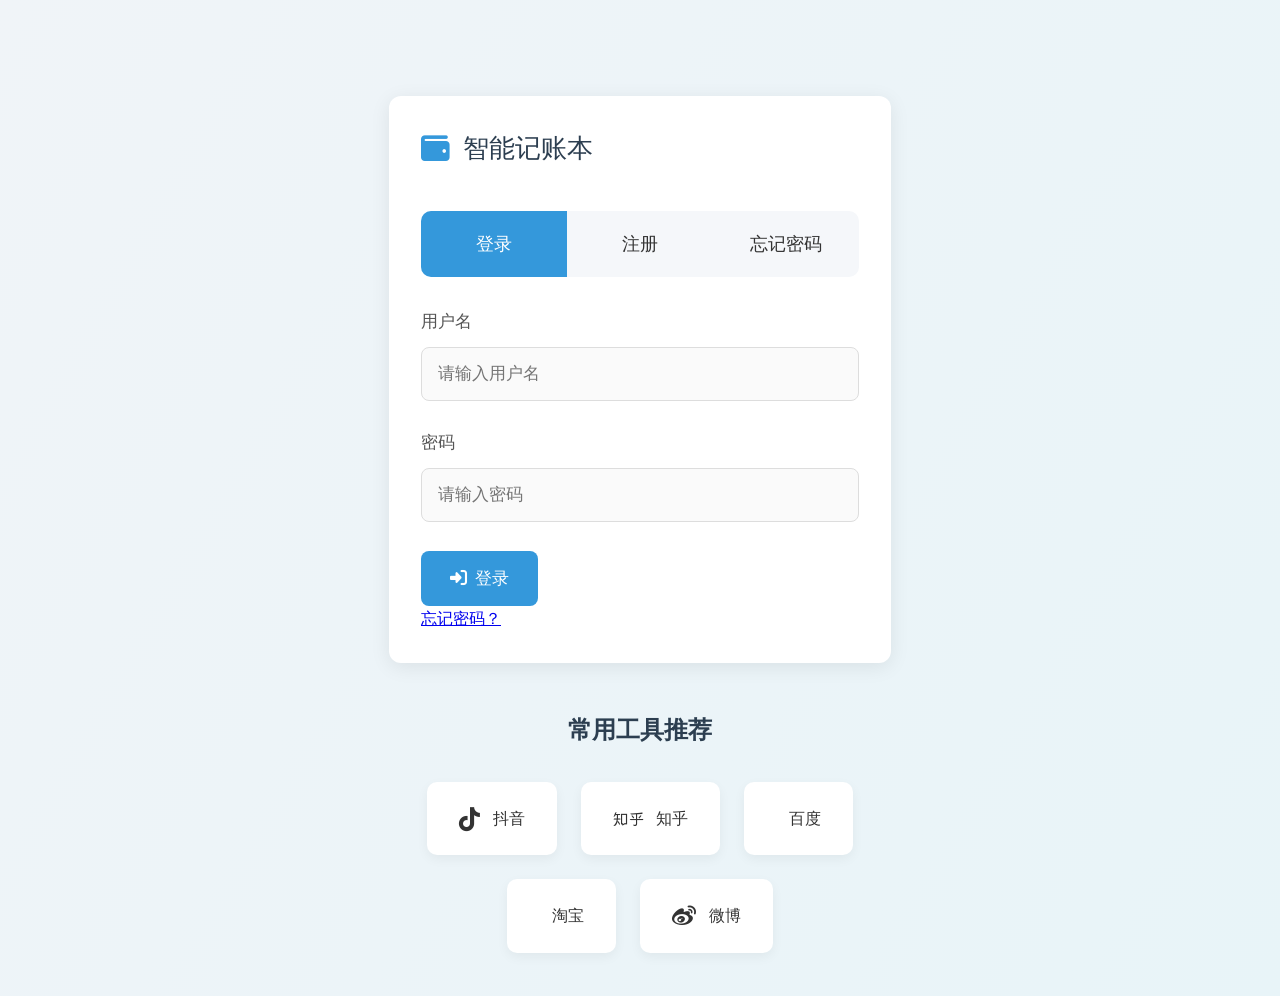
<file: 涅槃 陈家宇 23219149103/frontend/index.html>
<!DOCTYPE html>
<html lang="zh-CN">
<head>
    <meta charset="UTF-8">
    <meta name="viewport" content="width=device-width, initial-scale=1.0">
    <title>智能记账本 - 登录/注册</title>
    <link rel="stylesheet" href="css/style.css">
    <!-- 引入图标库（确保可访问） -->
    <link rel="stylesheet" href="https://cdn.bootcdn.net/ajax/libs/font-awesome/6.4.0/css/all.min.css">
</head>
<body>
    <div class="container auth-container">
        <div class="card">
            <div class="card-title" style="text-align: center; border-bottom: none;">
                <i class="fas fa-wallet"></i> 智能记账本
            </div>
            <div class="auth-tabs">
                <div class="auth-tab active" id="login-tab">登录</div>
                <div class="auth-tab" id="register-tab">注册</div>
                <div class="auth-tab" id="forgot-tab">忘记密码</div>
            </div>

            <!-- 登录表单 -->
            <form class="auth-form active" id="login-form">
                <div class="form-group">
                    <label class="form-label" for="login-username">用户名</label>
                    <input type="text" class="form-control" id="login-username" placeholder="请输入用户名" required>
                </div>
                <div class="form-group">
                    <label class="form-label" for="login-password">密码</label>
                    <input type="password" class="form-control" id="login-password" placeholder="请输入密码" required>
                </div>
                <button type="submit" class="btn btn-primary w-100">
                    <i class="fas fa-sign-in-alt"></i> 登录
                </button>
                <div class="text-center mt-4">
                    <a href="#" class="text-primary" id="go-to-forgot">忘记密码？</a>
                </div>
            </form>

            <!-- 注册表单 -->
            <form class="auth-form" id="register-form">
                <div class="form-group">
                    <label class="form-label" for="reg-username">用户名</label>
                    <input type="text" class="form-control" id="reg-username" placeholder="请输入用户名" required>
                </div>
                <div class="form-group">
                    <label class="form-label" for="reg-password">密码</label>
                    <input type="password" class="form-control" id="reg-password" placeholder="请输入密码（至少6位）" required minlength="6">
                </div>
                <div class="form-group">
                    <label class="form-label" for="reg-nickname">昵称（可选）</label>
                    <input type="text" class="form-control" id="reg-nickname" placeholder="请输入昵称">
                </div>
                <button type="submit" class="btn btn-success w-100">
                    <i class="fas fa-user-plus"></i> 注册
                </button>
                <div class="text-center mt-4">
                    <a href="#" class="text-primary" id="go-to-login">已有账号？立即登录</a>
                </div>
            </form>

            <!-- 忘记密码表单 -->
            <form class="auth-form" id="forgot-form">
                <div class="form-group">
                    <label class="form-label" for="forgot-username">用户名</label>
                    <input type="text" class="form-control" id="forgot-username" placeholder="请输入注册的用户名" required>
                </div>
                <div class="form-group">
                    <label class="form-label" for="forgot-new-password">新密码</label>
                    <input type="password" class="form-control" id="forgot-new-password" placeholder="请输入新密码（至少6位）" required minlength="6">
                </div>
                <button type="submit" class="btn btn-outline w-100">
                    <i class="fas fa-key"></i> 修改密码
                </button>
                <div class="text-center mt-4">
                    <a href="#" class="text-primary" id="forgot-go-to-login">返回登录</a>
                </div>
            </form>
        </div>

        <!-- 实用快捷链接 -->
        <div class="links-section">
            <h3 class="links-title">常用工具推荐</h3>
            <div class="links-container">
                <a href="https://www.douyin.com" target="_blank" class="link-card">
                    <i class="fab fa-tiktok"></i> 抖音
                </a>
                <a href="https://www.zhihu.com" target="_blank" class="link-card">
                    <i class="fab fa-zhihu"></i> 知乎
                </a>
                <a href="https://www.baidu.com" target="_blank" class="link-card">
                    <i class="fab fa-baidu"></i> 百度
                </a>
                <a href="https://www.taobao.com" target="_blank" class="link-card">
                    <i class="fab fa-taobao"></i> 淘宝
                </a>
                <a href="https://www.weibo.com" target="_blank" class="link-card">
                    <i class="fab fa-weibo"></i> 微博
                </a>
            </div>
        </div>
    </div>

    <script src="js/login.js"></script>
</body>
</html>
</file>
<file: 涅槃 陈家宇 23219149103/frontend/css/style.css>
/* 全局样式重置 */
* {
    margin: 0;
    padding: 0;
    box-sizing: border-box;
    font-family: 'Segoe UI', Tahoma, Geneva, Verdana, sans-serif;
}

body {
    background-color: #f5f7fa;
    color: #333;
    line-height: 1.6;
    background-image: linear-gradient(120deg, #f0f4f8 0%, #e8f4f8 100%);
    min-height: 100vh;
}

/* 导航栏样式 */
.navbar {
    background-color: #2c3e50;
    padding: 1rem 2rem;
    box-shadow: 0 4px 12px rgba(0,0,0,0.15);
    position: sticky;
    top: 0;
    z-index: 100;
    transition: all 0.3s ease;
}

.navbar:hover {
    box-shadow: 0 6px 16px rgba(0,0,0,0.2);
}

.navbar-container {
    max-width: 1200px;
    margin: 0 auto;
    display: flex;
    justify-content: space-between;
    align-items: center;
}

.logo {
    color: #fff;
    font-size: 1.6rem;
    font-weight: bold;
    text-decoration: none;
    display: flex;
    align-items: center;
    gap: 0.5rem;
}

.logo i {
    font-size: 1.8rem;
    color: #3498db;
}

.nav-links {
    display: flex;
    gap: 2.5rem;
}

.nav-links a {
    color: #fff;
    text-decoration: none;
    font-size: 1.05rem;
    transition: all 0.3s ease;
    display: flex;
    align-items: center;
    gap: 0.3rem;
}

.nav-links a:hover {
    color: #3498db;
    transform: translateY(-2px);
}

.user-info {
    color: #fff;
    display: flex;
    align-items: center;
    gap: 1.5rem;
}

.logout-btn {
    background-color: #e74c3c;
    color: #fff;
    border: none;
    padding: 0.6rem 1.2rem;
    border-radius: 6px;
    cursor: pointer;
    transition: all 0.3s ease;
    display: flex;
    align-items: center;
    gap: 0.3rem;
}

.logout-btn:hover {
    background-color: #c0392b;
    transform: translateY(-2px);
    box-shadow: 0 4px 8px rgba(231,76,60,0.3);
}

/* 容器样式 */
.container {
    max-width: 1200px;
    margin: 2.5rem auto;
    padding: 0 1.5rem;
}

/* 卡片样式 */
.card {
    background-color: #fff;
    border-radius: 12px;
    box-shadow: 0 4px 20px rgba(0,0,0,0.08);
    padding: 2rem;
    margin-bottom: 2.5rem;
    transition: all 0.3s ease;
}

.card:hover {
    box-shadow: 0 8px 24px rgba(0,0,0,0.12);
    transform: translateY(-3px);
}

.card-title {
    font-size: 1.6rem;
    margin-bottom: 1.8rem;
    color: #2c3e50;
    border-bottom: 3px solid #3498db;
    padding-bottom: 0.8rem;
    display: flex;
    align-items: center;
    gap: 0.8rem;
}

.card-title i {
    color: #3498db;
    font-size: 1.8rem;
}

/* 表单样式 */
.form-group {
    margin-bottom: 1.8rem;
}

.form-label {
    display: block;
    margin-bottom: 0.7rem;
    font-weight: 500;
    color: #555;
    font-size: 1.05rem;
}

.form-control {
    width: 100%;
    padding: 1rem;
    border: 1px solid #ddd;
    border-radius: 8px;
    font-size: 1.05rem;
    transition: all 0.3s ease;
    background-color: #fafafa;
}

.form-control:focus {
    outline: none;
    border-color: #3498db;
    box-shadow: 0 0 0 4px rgba(52, 152, 219, 0.15);
    background-color: #fff;
}

.btn {
    display: inline-block;
    padding: 1rem 1.8rem;
    border: none;
    border-radius: 8px;
    font-size: 1.05rem;
    font-weight: 500;
    cursor: pointer;
    transition: all 0.3s ease;
    display: flex;
    align-items: center;
    gap: 0.5rem;
}

.btn-primary {
    background-color: #3498db;
    color: #fff;
}

.btn-primary:hover {
    background-color: #2980b9;
    transform: translateY(-2px);
    box-shadow: 0 4px 8px rgba(52,152,219,0.3);
}

.btn-success {
    background-color: #2ecc71;
    color: #fff;
}

.btn-success:hover {
    background-color: #27ae60;
    transform: translateY(-2px);
    box-shadow: 0 4px 8px rgba(46,204,113,0.3);
}

.btn-danger {
    background-color: #e74c3c;
    color: #fff;
}

.btn-danger:hover {
    background-color: #c0392b;
    transform: translateY(-2px);
    box-shadow: 0 4px 8px rgba(231,76,60,0.3);
}

.btn-outline {
    background-color: transparent;
    border: 1px solid #3498db;
    color: #3498db;
}

.btn-outline:hover {
    background-color: #3498db;
    color: #fff;
    transform: translateY(-2px);
    box-shadow: 0 4px 8px rgba(52,152,219,0.2);
}

/* 登录/注册页面样式 */
.auth-container {
    max-width: 550px;
    margin: 6rem auto;
}

.auth-tabs {
    display: flex;
    margin-bottom: 2rem;
    background-color: #f5f7fa;
    border-radius: 10px;
    overflow: hidden;
}

.auth-tab {
    flex: 1;
    text-align: center;
    padding: 1.2rem;
    cursor: pointer;
    font-weight: 500;
    font-size: 1.1rem;
    transition: all 0.3s ease;
}

.auth-tab.active {
    background-color: #3498db;
    color: #fff;
}

.auth-tab:hover:not(.active) {
    background-color: #e8f4f8;
}

.auth-form {
    display: none;
}

.auth-form.active {
    display: block;
    animation: fadeIn 0.5s ease;
}

@keyframes fadeIn {
    from { opacity: 0; transform: translateY(10px); }
    to { opacity: 1; transform: translateY(0); }
}

/* 记账主页面样式 */
.stats-grid {
    display: grid;
    grid-template-columns: repeat(3, 1fr);
    gap: 1.8rem;
    margin-bottom: 2.5rem;
}

.stat-card {
    background-color: #fff;
    border-radius: 12px;
    padding: 2rem;
    text-align: center;
    box-shadow: 0 4px 15px rgba(0,0,0,0.08);
    transition: all 0.3s ease;
    position: relative;
    overflow: hidden;
}

.stat-card::before {
    content: '';
    position: absolute;
    top: 0;
    left: 0;
    width: 100%;
    height: 5px;
}

.stat-card.income::before {
    background-color: #2ecc71;
}

.stat-card.expense::before {
    background-color: #e74c3c;
}

.stat-card.balance::before {
    background-color: #3498db;
}

.stat-card:hover {
    transform: translateY(-5px);
    box-shadow: 0 8px 20px rgba(0,0,0,0.12);
}

.stat-title {
    font-size: 1.1rem;
    color: #777;
    margin-bottom: 1rem;
    font-weight: 500;
}

.stat-value {
    font-size: 2.5rem;
    font-weight: bold;
    transition: all 0.3s ease;
}

.stat-card:hover .stat-value {
    transform: scale(1.05);
}

.income .stat-value {
    color: #2ecc71;
}

.expense .stat-value {
    color: #e74c3c;
}

.balance .stat-value {
    color: #3498db;
}

.charts-grid {
    display: grid;
    grid-template-columns: 1fr 1fr;
    gap: 2.5rem;
    margin-bottom: 2.5rem;
}

.chart-card {
    height: 450px;
    display: flex;
    flex-direction: column;
}

.chart-container {
    flex: 1;
    width: 100%;
    height: 85%;
}

.records-filter {
    display: flex;
    gap: 1.2rem;
    margin-bottom: 1.8rem;
    flex-wrap: wrap;
    align-items: flex-end;
}

.records-filter .form-control {
    flex: 1;
    min-width: 120px;
}

.records-table {
    width: 100%;
    border-collapse: collapse;
    margin-bottom: 1.8rem;
    background-color: #fff;
    border-radius: 10px;
    overflow: hidden;
    box-shadow: 0 4px 15px rgba(0,0,0,0.05);
}

.records-table th, .records-table td {
    padding: 1.2rem;
    text-align: left;
    border-bottom: 1px solid #f0f0f0;
    transition: all 0.3s ease;
}

.records-table th {
    background-color: #f8f9fa;
    font-weight: 500;
    color: #555;
    font-size: 1.05rem;
}

.records-table tr:hover td {
    background-color: #fafafa;
    color: #2c3e50;
}

.action-btns {
    display: flex;
    gap: 0.8rem;
}

.btn-sm {
    padding: 0.5rem 1rem;
    font-size: 0.95rem;
}

/* 个人信息页面样式 */
.profile-grid {
    display: grid;
    grid-template-columns: 1fr 1fr;
    gap: 2.5rem;
}

.profile-card {
    padding: 2.5rem;
}

.profile-info {
    margin-bottom: 2rem;
}

.profile-info-item {
    display: flex;
    margin-bottom: 1.5rem;
    align-items: center;
}

.profile-info-label {
    width: 120px;
    font-weight: 500;
    color: #555;
    font-size: 1.05rem;
}

.profile-info-value {
    flex: 1;
    font-size: 1.05rem;
    color: #333;
}

/* 财运页面样式 */
.fortune-card {
    text-align: center;
    padding: 3.5rem 2rem;
    background: linear-gradient(135deg, #fef7fb 0%, #f0f8fb 100%);
}

.fortune-icon {
    font-size: 4rem;
    margin-bottom: 2rem;
    color: #f39c12;
    animation: rotate 10s linear infinite;
}

@keyframes rotate {
    0% { transform: rotate(0deg); }
    100% { transform: rotate(360deg); }
}

.fortune-text {
    font-size: 1.4rem;
    margin-bottom: 2.5rem;
    color: #2c3e50;
    line-height: 1.8;
    padding: 0 2rem;
}

.lucky-grid {
    display: grid;
    grid-template-columns: repeat(2, 1fr);
    gap: 1.8rem;
    max-width: 800px;
    margin: 0 auto;
}

.lucky-item {
    background-color: rgba(255,255,255,0.8);
    padding: 1.8rem;
    border-radius: 10px;
    box-shadow: 0 4px 12px rgba(0,0,0,0.05);
    transition: all 0.3s ease;
}

.lucky-item:hover {
    transform: translateY(-5px);
    box-shadow: 0 8px 16px rgba(0,0,0,0.1);
}

.lucky-label {
    font-size: 1.1rem;
    color: #777;
    margin-bottom: 0.8rem;
    display: flex;
    align-items: center;
    gap: 0.5rem;
}

.lucky-label i {
    color: #3498db;
}

.lucky-value {
    font-size: 1.3rem;
    font-weight: 500;
    color: #333;
}

/* 快捷链接区域 */
.links-section {
    margin: 3rem auto;
    text-align: center;
}

.links-title {
    font-size: 1.5rem;
    color: #2c3e50;
    margin-bottom: 2rem;
}

.links-container {
    display: flex;
    justify-content: center;
    flex-wrap: wrap;
    gap: 1.5rem;
}

.link-card {
    background-color: #fff;
    padding: 1.5rem 2rem;
    border-radius: 10px;
    box-shadow: 0 4px 12px rgba(0,0,0,0.05);
    transition: all 0.3s ease;
    text-decoration: none;
    color: #333;
    display: flex;
    align-items: center;
    gap: 0.8rem;
}

.link-card:hover {
    transform: translateY(-5px);
    box-shadow: 0 8px 16px rgba(0,0,0,0.1);
    color: #3498db;
}

.link-card i {
    font-size: 1.5rem;
}

/* 响应式样式 */
@media (max-width: 992px) {
    .stats-grid {
        grid-template-columns: 1fr 1fr;
    }
    .charts-grid {
        grid-template-columns: 1fr;
    }
    .profile-grid {
        grid-template-columns: 1fr;
    }
}

@media (max-width: 768px) {
    .stats-grid {
        grid-template-columns: 1fr;
    }
    .lucky-grid {
        grid-template-columns: 1fr;
    }
    .navbar-container {
        flex-direction: column;
        gap: 1.5rem;
        padding: 1rem 0;
    }
    .nav-links {
        gap: 1.5rem;
        flex-wrap: wrap;
        justify-content: center;
    }
    .records-filter {
        flex-direction: column;
        gap: 1rem;
    }
    .records-filter .form-control {
        width: 100%;
    }
    .card {
        padding: 1.5rem;
    }
    .card-title {
        font-size: 1.4rem;
    }
}

@media (max-width: 576px) {
    .auth-container {
        margin: 3rem auto;
        padding: 0 1rem;
    }
    .btn {
        width: 100%;
        justify-content: center;
    }
    .stat-value {
        font-size: 2rem;
    }
    .fortune-text {
        font-size: 1.2rem;
        padding: 0;
    }
}
</file>
